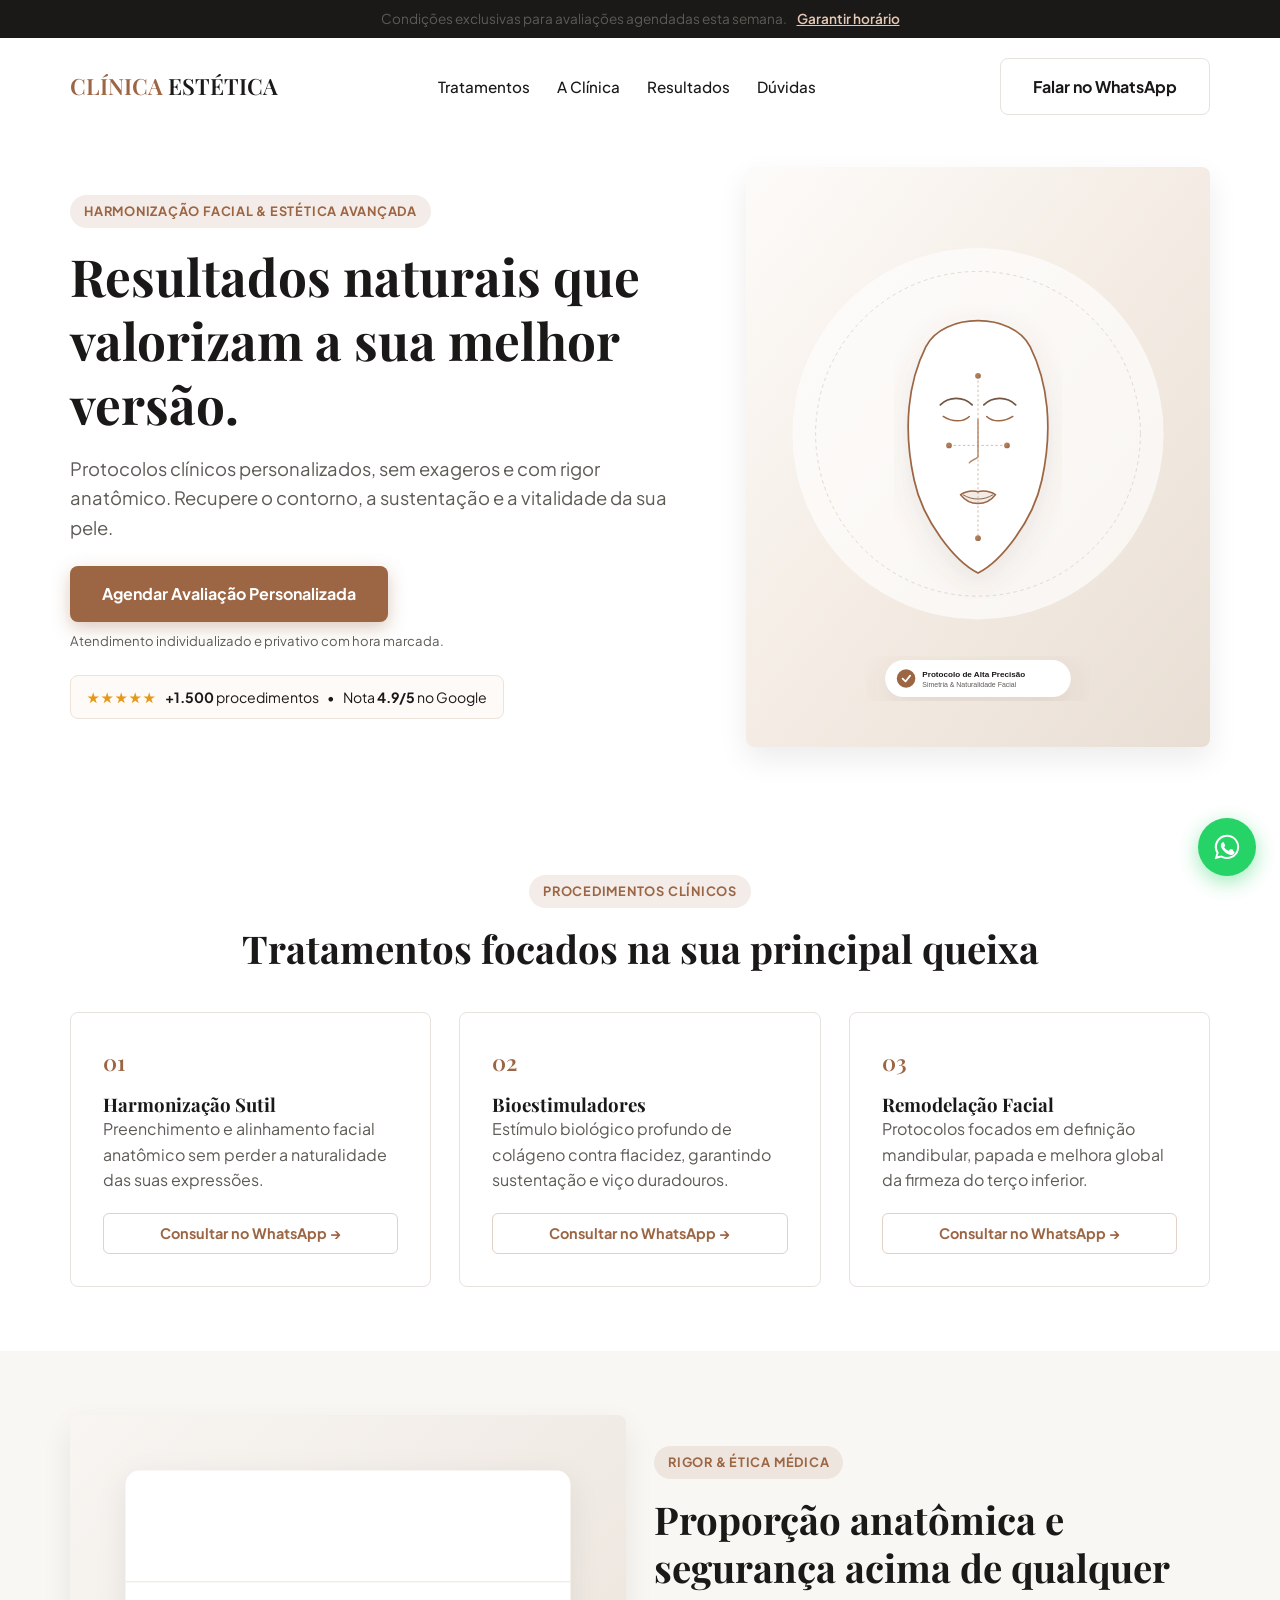
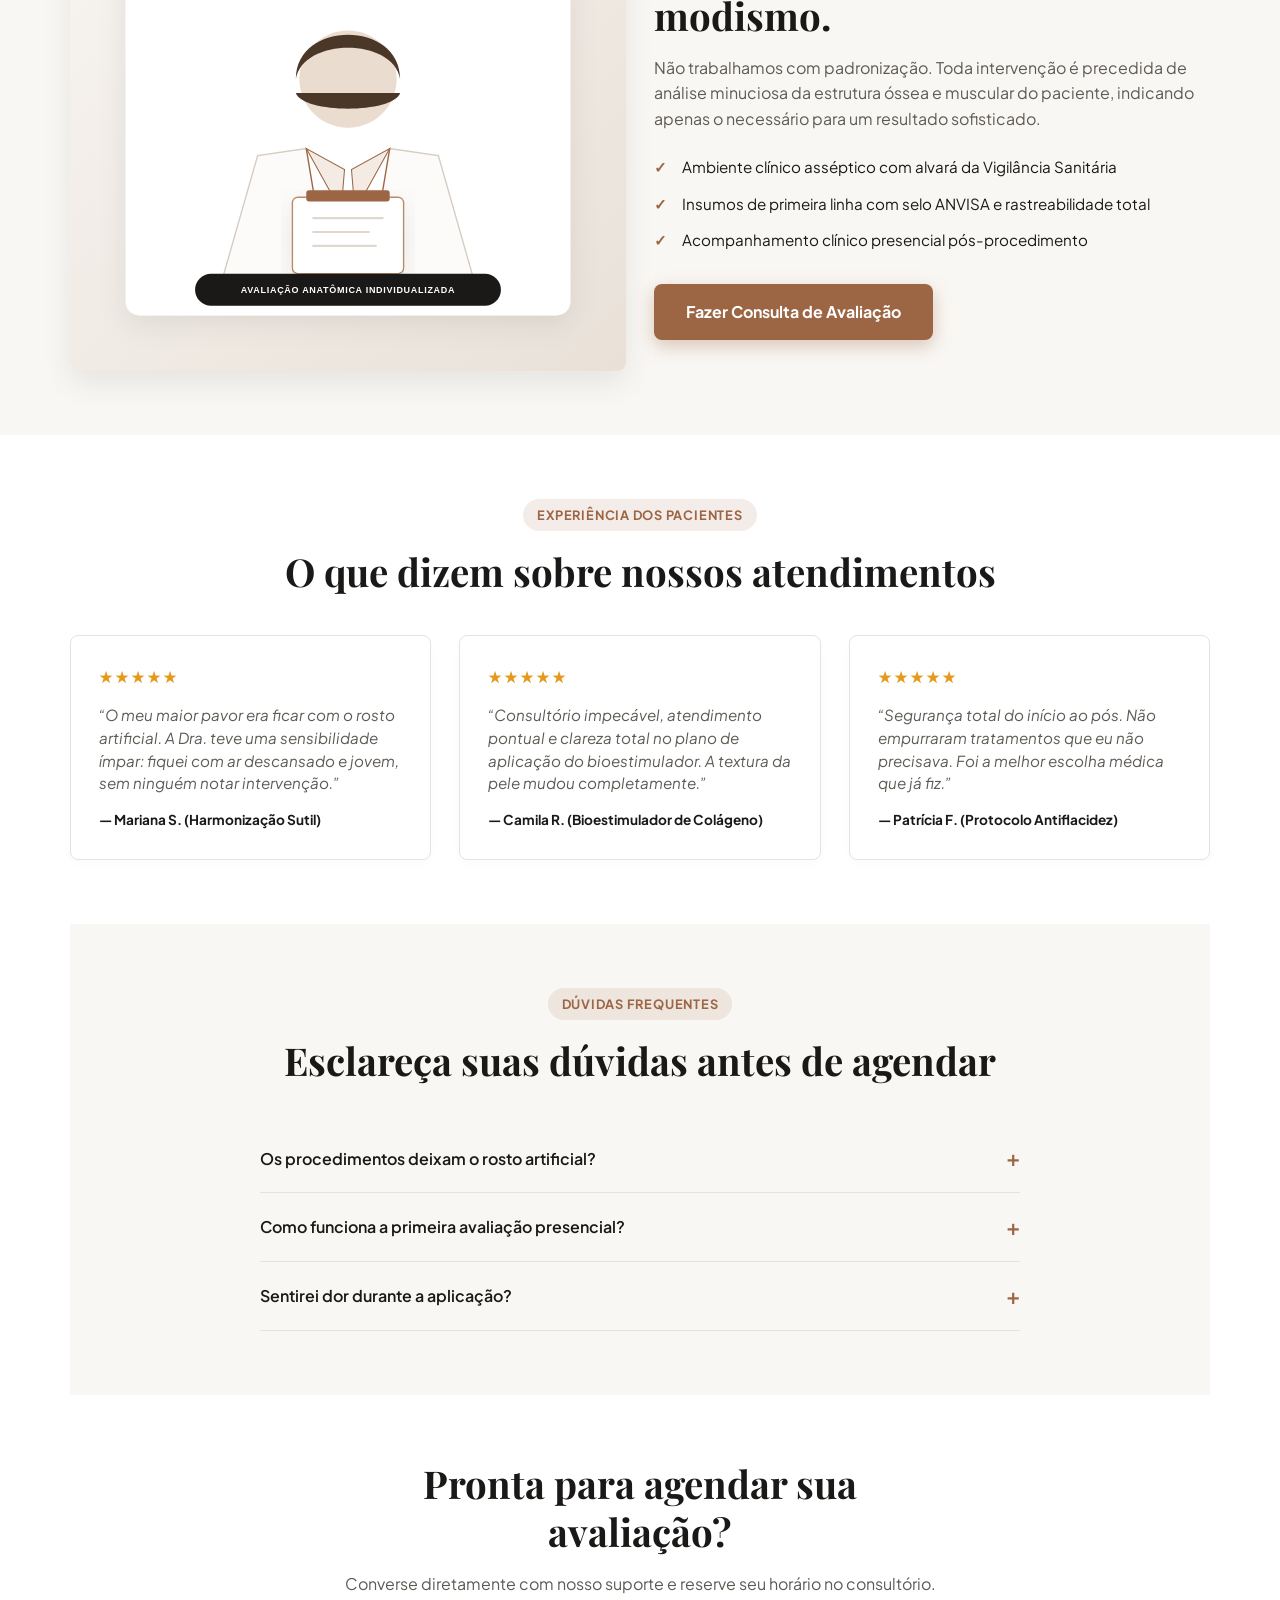
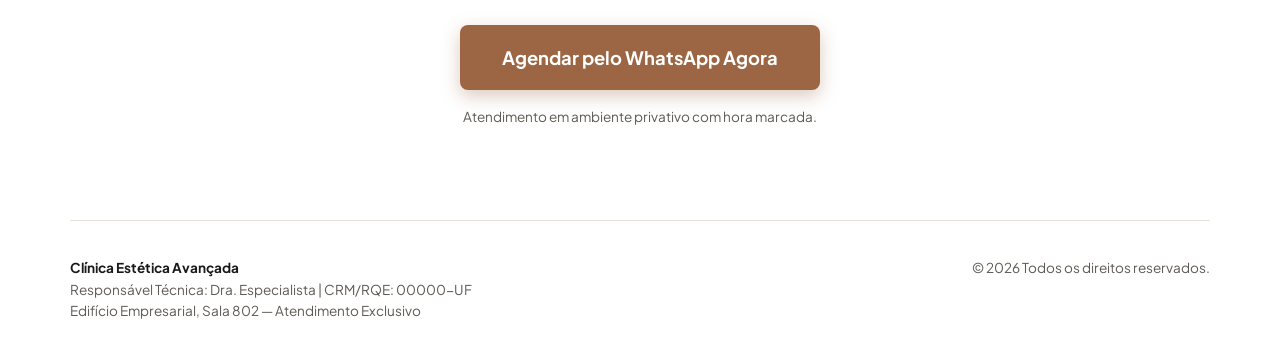
<file: lp-clinica-estetica/index.html>
<!DOCTYPE html>
<html lang="pt-BR">
<head>
  <meta charset="UTF-8">
  <meta name="viewport" content="width=device-width, initial-scale=1.0">
  <title>Clínica Estética Avançada | Realce sua Beleza Natural</title>
  <meta name="description" content="Tratamentos faciais e corporais personalizados com rigor médico e tecnologia avançada.">
  
  <link rel="preconnect" href="https://fonts.googleapis.com">
  <link rel="preconnect" href="https://fonts.gstatic.com" crossorigin>
  <link href="https://fonts.googleapis.com/css2?family=Playfair+Display:ital,wght@0,600;1,400&family=Plus+Jakarta+Sans:wght@400;500;600;700&display=swap" rel="stylesheet">
  
  <link rel="stylesheet" href="style.css">
</head>
<body>

  <aside class="topbar">
    <p>Condições exclusivas para avaliações agendadas esta semana. <a href="https://wa.me/5500000000000?text=Quero%20garantir%20minha%20vaga" target="_blank" rel="noopener">Garantir horário</a></p>
  </aside>

  <header class="header container">
    <div class="logo">
      <span class="logo-mark">CLÍNICA</span> ESTÉTICA
    </div>
    <nav class="nav-links">
      <a href="#tratamentos">Tratamentos</a>
      <a href="#diferenciais">A Clínica</a>
      <a href="#depoimentos">Resultados</a>
      <a href="#faq">Dúvidas</a>
    </nav>
    <a href="https://wa.me/5500000000000?text=Ol%C3%A1%2C%20gostaria%20de%20informa%C3%A7%C3%B5es" target="_blank" rel="noopener" class="btn btn-secondary nav-cta">Falar no WhatsApp</a>
  </header>

  <main>
    <!-- HERO -->
    <section class="hero container">
      <div class="hero-content">
        <span class="badge">Harmonização Facial & Estética Avançada</span>
        <h1>Resultados naturais que valorizam a sua melhor versão.</h1>
        <p class="hero-subtext">Protocolos clínicos personalizados, sem exageros e com rigor anatômico. Recupere o contorno, a sustentação e a vitalidade da sua pele.</p>
        
        <div class="hero-actions">
          <a href="https://wa.me/5500000000000?text=Ol%C3%A1%2C%20gostaria%20de%20agendar%20uma%20avalia%C3%A7%C3%A3o" target="_blank" rel="noopener" class="btn btn-primary">Agendar Avaliação Personalizada</a>
          <span class="micro-copy">Atendimento individualizado e privativo com hora marcada.</span>
        </div>

        <div class="social-proof-strip">
          <span class="stars">★★★★★</span>
          <span><strong>+1.500</strong> procedimentos</span>
          <span class="divider">•</span>
          <span>Nota <strong>4.9/5</strong> no Google</span>
        </div>
      </div>

      <div class="hero-image-wrapper">
        <img src="img/hero.svg" alt="Procedimento estético facial realizado em consultório" class="hero-img">
      </div>
    </section>

    <!-- TRATAMENTOS -->
    <section id="tratamentos" class="services container section-padding">
      <div class="section-title">
        <span class="badge">Procedimentos Clínicos</span>
        <h2>Tratamentos focados na sua principal queixa</h2>
      </div>

      <div class="grid grid-3">
        <article class="card">
          <div class="card-icon">01</div>
          <h3>Harmonização Sutil</h3>
          <p>Preenchimento e alinhamento facial anatômico sem perder a naturalidade das suas expressões.</p>
          <a href="https://wa.me/5500000000000?text=Quero%20saber%20sobre%20Harmonizacao" target="_blank" rel="noopener" class="card-action">Consultar no WhatsApp →</a>
        </article>

        <article class="card">
          <div class="card-icon">02</div>
          <h3>Bioestimuladores</h3>
          <p>Estímulo biológico profundo de colágeno contra flacidez, garantindo sustentação e viço duradouros.</p>
          <a href="https://wa.me/5500000000000?text=Quero%20saber%20sobre%20Bioestimuladores" target="_blank" rel="noopener" class="card-action">Consultar no WhatsApp →</a>
        </article>

        <article class="card">
          <div class="card-icon">03</div>
          <h3>Remodelação Facial</h3>
          <p>Protocolos focados em definição mandibular, papada e melhora global da firmeza do terço inferior.</p>
          <a href="https://wa.me/5500000000000?text=Quero%20saber%20sobre%20Remodelacao" target="_blank" rel="noopener" class="card-action">Consultar no WhatsApp →</a>
        </article>
      </div>
    </section>

    <!-- AUTORIDADE MÉDICA -->
    <section id="diferenciais" class="authority section-padding bg-alt">
      <div class="container grid grid-2 align-center">
        <div class="authority-img">
          <img src="img/doutora.svg" alt="Dra. Especialista em consultório clínico">
        </div>
        <div class="authority-text">
          <span class="badge">Rigor & Ética Médica</span>
          <h2>Proporção anatômica e segurança acima de qualquer modismo.</h2>
          <p>Não trabalhamos com padronização. Toda intervenção é precedida de análise minuciosa da estrutura óssea e muscular do paciente, indicando apenas o necessário para um resultado sofisticado.</p>
          
          <ul class="checklist">
            <li>Ambiente clínico asséptico com alvará da Vigilância Sanitária</li>
            <li>Insumos de primeira linha com selo ANVISA e rastreabilidade total</li>
            <li>Acompanhamento clínico presencial pós-procedimento</li>
          </ul>

          <a href="https://wa.me/5500000000000?text=Quero%20conhecer%20a%20clinica" target="_blank" rel="noopener" class="btn btn-primary">Fazer Consulta de Avaliação</a>
        </div>
      </div>
    </section>

    <!-- PROVA SOCIAL / DEPOIMENTOS -->
    <section id="depoimentos" class="testimonials container section-padding">
      <div class="section-title">
        <span class="badge">Experiência dos Pacientes</span>
        <h2>O que dizem sobre nossos atendimentos</h2>
      </div>

      <div class="grid grid-3">
        <div class="testimonial-card">
          <div class="stars">★★★★★</div>
          <p>“O meu maior pavor era ficar com o rosto artificial. A Dra. teve uma sensibilidade ímpar: fiquei com ar descansado e jovem, sem ninguém notar intervenção.”</p>
          <span class="client-name">— Mariana S. (Harmonização Sutil)</span>
        </div>

        <div class="testimonial-card">
          <div class="stars">★★★★★</div>
          <p>“Consultório impecável, atendimento pontual e clareza total no plano de aplicação do bioestimulador. A textura da pele mudou completamente.”</p>
          <span class="client-name">— Camila R. (Bioestimulador de Colágeno)</span>
        </div>

        <div class="testimonial-card">
          <div class="stars">★★★★★</div>
          <p>“Segurança total do início ao pós. Não empurraram tratamentos que eu não precisava. Foi a melhor escolha médica que já fiz.”</p>
          <span class="client-name">— Patrícia F. (Protocolo Antiflacidez)</span>
        </div>
      </div>
    </section>

    <!-- FAQ -->
    <section id="faq" class="faq container section-padding bg-alt">
      <div class="section-title">
        <span class="badge">Dúvidas Frequentes</span>
        <h2>Esclareça suas dúvidas antes de agendar</h2>
      </div>

      <div class="accordion">
        <details class="accordion-item">
          <summary>Os procedimentos deixam o rosto artificial?</summary>
          <div class="accordion-content">
            <p>Absolutamente não. Nossa conduta clínica prioriza a moderação e o respeito às proporções individuais. O objetivo é rejuvenescimento imperceptível.</p>
          </div>
        </details>

        <details class="accordion-item">
          <summary>Como funciona a primeira avaliação presencial?</summary>
          <div class="accordion-content">
            <p>Realizamos um mapeamento fotográfico e anamnese completa do seu histórico dérmico. Você receberá um diagnóstico objetivo com as reais necessidades da sua queixa.</p>
          </div>
        </details>

        <details class="accordion-item">
          <summary>Sentirei dor durante a aplicação?</summary>
          <div class="accordion-content">
            <p>Utilizamos anestésicos tópicos hospitalares e microcânulas de alta tecnologia, tornando a grande maioria dos procedimentos praticamente indolor.</p>
          </div>
        </details>
      </div>
    </section>

    <!-- CTA FINAL -->
    <section id="agendamento" class="cta-final section-padding text-center">
      <div class="container cta-box">
        <h2>Pronta para agendar sua avaliação?</h2>
        <p>Converse diretamente com nosso suporte e reserve seu horário no consultório.</p>
        
        <a href="https://wa.me/5500000000000?text=Ol%C3%A1%2C%20gostaria%20de%20agendar%20minha%20avaliacao" class="btn btn-primary btn-large" target="_blank" rel="noopener">
          Agendar pelo WhatsApp Agora
        </a>
        <p class="guarantee-note">Atendimento em ambiente privativo com hora marcada.</p>
      </div>
    </section>
  </main>

  <a href="https://wa.me/5500000000000?text=Ol%C3%A1%2C%20gostaria%20de%20tirar%20uma%20d%C3%BAvida" class="float-whatsapp" target="_blank" rel="noopener" aria-label="Falar no WhatsApp">
    <svg viewBox="0 0 32 32" width="28" height="28" fill="currentColor">
      <path d="M16 2a13.9 13.9 0 0 0-12 20.9L2 30l7.3-1.9A13.9 13.9 0 1 0 16 2zm0 25.5a11.5 11.5 0 0 1-5.9-1.6l-.4-.3-4.4 1.1 1.2-4.3-.3-.4A11.6 11.6 0 1 1 16 27.5zm6.4-8.6c-.3-.2-2-.1-2.4-.2s-.6-.2-.8.2-.9 1.1-1.1 1.3-.4.3-.7.1a9.2 9.2 0 0 1-2.7-1.7 10.2 10.2 0 0 1-1.9-2.3c-.2-.4 0-.6.2-.7l.5-.6.3-.5c.1-.2 0-.4 0-.5s-.8-2-1.1-2.7c-.3-.7-.6-.6-.8-.6h-.7a1.4 1.4 0 0 0-1 .5 4.3 4.3 0 0 0-1.3 3.2c0 1.9 1.4 3.7 1.6 3.9s2.7 4.1 6.5 5.8c.9.4 1.6.6 2.2.8 1 .3 1.8.2 2.5.1.8-.1 2.3-.9 2.6-1.8.3-.9.3-1.7.2-1.8s-.4-.2-.8-.4z"/>
    </svg>
  </a>

  <footer class="footer container">
    <div>
      <strong>Clínica Estética Avançada</strong>
      <p>Responsável Técnica: Dra. Especialista | CRM/RQE: 00000-UF</p>
      <p>Edifício Empresarial, Sala 802 — Atendimento Exclusivo</p>
    </div>
    <div>
      <p>&copy; 2026 Todos os direitos reservados.</p>
    </div>
  </footer>

  <script src="script.js"></script>
</body>
</html>
</file>
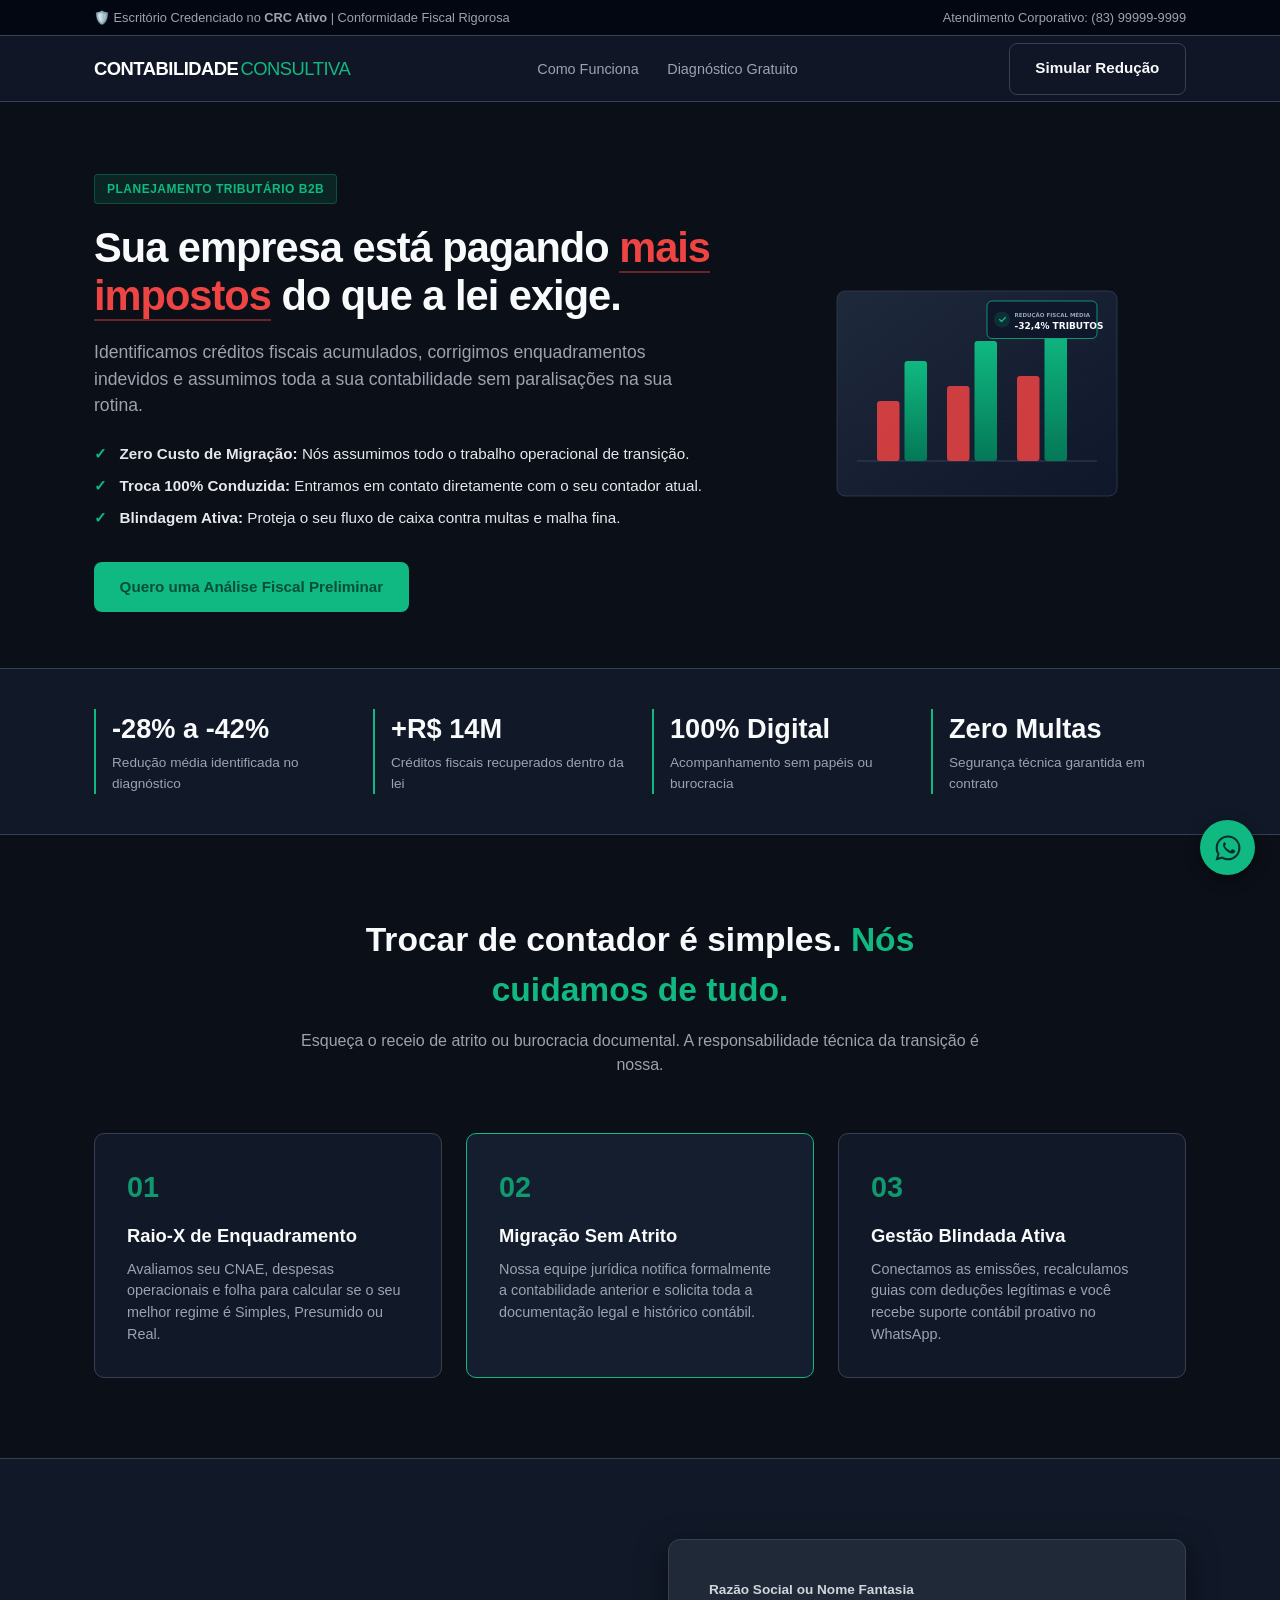
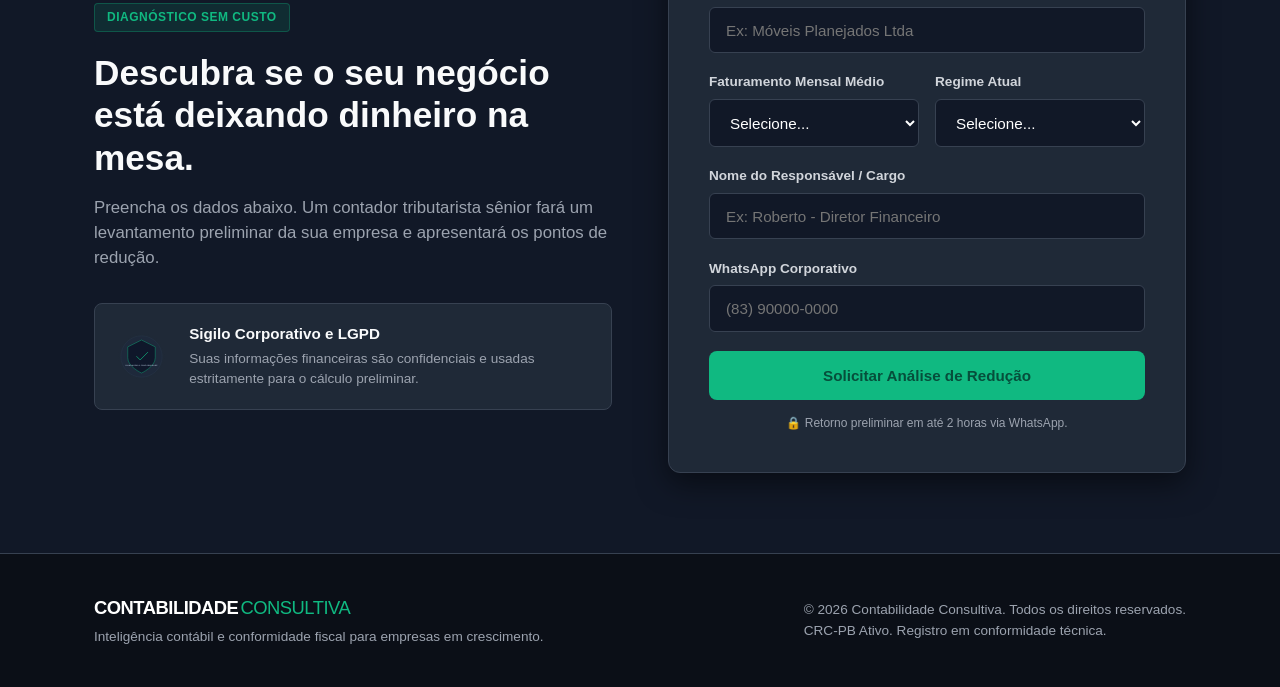
<file: lp-contabilidade/index.html>
<!DOCTYPE html>
<html lang="pt-BR">
<head>
  <meta charset="UTF-8">
  <meta name="viewport" content="width=device-width, initial-scale=1.0">
  <title>Auditoria e Gestão Tributária Estratégica | Redução Legal de Impostos</title>
  <link rel="stylesheet" href="style.css">
</head>
<body>

  <aside class="topbar">
    <div class="container topbar-content">
      <span>🛡️ Escritório Credenciado no <strong>CRC Ativo</strong> | Conformidade Fiscal Rigorosa</span>
      <span class="desktop-only">Atendimento Corporativo: (83) 99999-9999</span>
    </div>
  </aside>

  <header class="navbar">
    <div class="container nav-content">
      <a href="#" class="logo">CONTABILIDADE<span>CONSULTIVA</span></a>
      <nav class="nav-links">
        <a href="#transicao">Como Funciona</a>
        <a href="#simulador">Diagnóstico Gratuito</a>
      </nav>
      <a href="#simulador" class="btn btn-outline desktop-only">Simular Redução</a>
    </div>
  </header>

  <main>
    <section class="hero">
      <div class="container hero-grid">
        <div class="hero-text">
          <div class="badge">Planejamento Tributário B2B</div>
          <h1>Sua empresa está pagando <span>mais impostos</span> do que a lei exige.</h1>
          <p>Identificamos créditos fiscais acumulados, corrigimos enquadramentos indevidos e assumimos toda a sua contabilidade sem paralisações na sua rotina.</p>
          
          <ul class="hero-checkmarks">
            <li><strong>Zero Custo de Migração:</strong> Nós assumimos todo o trabalho operacional de transição.</li>
            <li><strong>Troca 100% Conduzida:</strong> Entramos em contato diretamente com o seu contador atual.</li>
            <li><strong>Blindagem Ativa:</strong> Proteja o seu fluxo de caixa contra multas e malha fina.</li>
          </ul>

          <div class="hero-actions">
            <a href="#simulador" class="btn btn-primary">Quero uma Análise Fiscal Preliminar</a>
          </div>
        </div>
        <div class="hero-media">
          <img src="img/hero.svg" alt="Gráfico de Otimização Tributária">
        </div>
      </div>
    </section>

    <section class="metrics">
      <div class="container metrics-grid">
        <div class="metric-card">
          <h3>-28% a -42%</h3>
          <p>Redução média identificada no diagnóstico</p>
        </div>
        <div class="metric-card">
          <h3>+R$ 14M</h3>
          <p>Créditos fiscais recuperados dentro da lei</p>
        </div>
        <div class="metric-card">
          <h3>100% Digital</h3>
          <p>Acompanhamento sem papéis ou burocracia</p>
        </div>
        <div class="metric-card">
          <h3>Zero Multas</h3>
          <p>Segurança técnica garantida em contrato</p>
        </div>
      </div>
    </section>

    <section id="transicao" class="section-transicao">
      <div class="container">
        <div class="section-header">
          <h2>Trocar de contador é simples. <span>Nós cuidamos de tudo.</span></h2>
          <p>Esqueça o receio de atrito ou burocracia documental. A responsabilidade técnica da transição é nossa.</p>
        </div>

        <div class="steps-grid">
          <div class="step-card">
            <div class="step-number">01</div>
            <h3>Raio-X de Enquadramento</h3>
            <p>Avaliamos seu CNAE, despesas operacionais e folha para calcular se o seu melhor regime é Simples, Presumido ou Real.</p>
          </div>
          <div class="step-card highlight">
            <div class="step-number">02</div>
            <h3>Migração Sem Atrito</h3>
            <p>Nossa equipe jurídica notifica formalmente a contabilidade anterior e solicita toda a documentação legal e histórico contábil.</p>
          </div>
          <div class="step-card">
            <div class="step-number">03</div>
            <h3>Gestão Blindada Ativa</h3>
            <p>Conectamos as emissões, recalculamos guias com deduções legítimas e você recebe suporte contábil proativo no WhatsApp.</p>
          </div>
        </div>
      </div>
    </section>

    <section id="simulador" class="section-form">
      <div class="container form-grid">
        <div class="form-info">
          <div class="badge">Diagnóstico Sem Custo</div>
          <h2>Descubra se o seu negócio está deixando dinheiro na mesa.</h2>
          <p>Preencha os dados abaixo. Um contador tributarista sênior fará um levantamento preliminar da sua empresa e apresentará os pontos de redução.</p>
          
          <div class="trust-box">
            <img src="img/consultor.svg" alt="Blindagem e Proteção" class="trust-img">
            <div>
              <strong>Sigilo Corporativo e LGPD</strong>
              <p>Suas informações financeiras são confidenciais e usadas estritamente para o cálculo preliminar.</p>
            </div>
          </div>
        </div>

        <div class="form-wrapper">
          <form id="leadForm" class="contact-form">
            <div class="form-group">
              <label for="empresa">Razão Social ou Nome Fantasia</label>
              <input type="text" id="empresa" required placeholder="Ex: Móveis Planejados Ltda">
            </div>

            <div class="form-row">
              <div class="form-group">
                <label for="faturamento">Faturamento Mensal Médio</label>
                <select id="faturamento" required>
                  <option value="">Selecione...</option>
                  <option value="ate-30k">Até R$ 30.000</option>
                  <option value="30k-100k">R$ 30.000 a R$ 100.000</option>
                  <option value="100k-300k">R$ 100.000 a R$ 300.000</option>
                  <option value="acima-300k">Acima de R$ 300.000</option>
                </select>
              </div>
              <div class="form-group">
                <label for="regime">Regime Atual</label>
                <select id="regime" required>
                  <option value="">Selecione...</option>
                  <option value="simples">Simples Nacional</option>
                  <option value="presumido">Lucro Presumido</option>
                  <option value="real">Lucro Real</option>
                  <option value="nao-sei">Não tenho certeza</option>
                </select>
              </div>
            </div>

            <div class="form-group">
              <label for="nome">Nome do Responsável / Cargo</label>
              <input type="text" id="nome" required placeholder="Ex: Roberto - Diretor Financeiro">
            </div>

            <div class="form-group">
              <label for="whatsapp">WhatsApp Corporativo</label>
              <input type="tel" id="whatsapp" required placeholder="(83) 90000-0000">
            </div>

            <button type="submit" class="btn btn-submit" id="submitBtn">Solicitar Análise de Redução</button>
            <span class="form-privacy">🔒 Retorno preliminar em até 2 horas via WhatsApp.</span>
          </form>
        </div>
      </div>
    </section>
  </main>

  <footer class="footer">
    <div class="container footer-content">
      <div class="footer-left">
        <p class="logo">CONTABILIDADE<span>CONSULTIVA</span></p>
        <p>Inteligência contábil e conformidade fiscal para empresas em crescimento.</p>
      </div>
      <div class="footer-right">
        <p>© 2026 Contabilidade Consultiva. Todos os direitos reservados.</p>
        <p>CRC-PB Ativo. Registro em conformidade técnica.</p>
      </div>
    </div>
  </footer>

  <a href="https://wa.me/5583999999999?text=Ol%C3%A1,%20gostaria%20de%20solicitar%20uma%20an%C3%A1lise%20tribut%C3%A1ria%20para%20minha%20empresa." class="floating-whatsapp" target="_blank" rel="noopener noreferrer" aria-label="Falar no WhatsApp">
    <svg viewBox="0 0 24 24" width="30" height="30" fill="#042f2e">
      <path d="M12.04 2C6.58 2 2.13 6.45 2.13 11.91C2.13 13.66 2.59 15.36 3.45 16.86L2.05 22L7.3 20.62C8.75 21.41 10.38 21.83 12.04 21.83C17.5 21.83 21.95 17.38 21.95 11.92C21.95 9.27 20.92 6.78 19.05 4.91C17.18 3.03 14.69 2 12.04 2M12.05 3.67C14.25 3.67 16.31 4.53 17.87 6.09C19.42 7.65 20.28 9.72 20.28 11.92C20.28 16.46 16.58 20.15 12.04 20.15C10.56 20.15 9.11 19.76 7.85 19L7.55 18.83L4.43 19.65L5.26 16.61L5.06 16.29C4.24 15 3.8 13.47 3.8 11.91C3.81 7.37 7.5 3.67 12.05 3.67M9.53 7.37C9.37 7.37 9.1 7.43 8.88 7.68C8.65 7.92 8.04 8.5 8.04 9.68C8.04 10.86 8.9 12 9.02 12.16C9.14 12.33 10.7 14.73 13.1 15.77C15.1 16.63 15.5 16.46 15.95 16.42C16.4 16.37 17.38 15.83 17.58 15.26C17.79 14.7 17.79 14.21 17.73 14.11C17.66 14.01 17.5 13.95 17.25 13.82C17 13.7 15.79 13.11 15.56 13.03C15.34 12.94 15.18 12.9 15.02 13.15C14.86 13.39 14.4 13.95 14.26 14.11C14.12 14.27 13.98 14.29 13.73 14.17C13.49 14.05 12.47 13.71 11.27 12.64C10.33 11.8 9.7 10.77 9.54 10.5C9.37 10.23 9.52 10.09 9.65 9.96C9.76 9.85 9.9 9.66 10.03 9.5C10.15 9.35 10.2 9.23 10.28 9.07C10.36 8.9 10.32 8.76 10.26 8.64C10.2 8.51 9.73 7.37 9.53 7.37Z"/>
    </svg>
  </a>

  <script src="script.js"></script>
</body>
</html>
</file>
<file: lp-clinica-estetica/style.css>
:root {
  --primary: #9c6644;
  --primary-hover: #7f5234;
  --secondary: #1a1918;
  --bg: #ffffff;
  --bg-alt: #f9f7f4;
  --text-muted: #5e5a55;
  --border: #e8e2dc;
  --radius: 8px;
  --font-sans: 'Plus Jakarta Sans', sans-serif;
  --font-serif: 'Playfair Display', serif;
}

* {
  margin: 0;
  padding: 0;
  box-sizing: border-box;
}

html {
  scroll-behavior: smooth;
}

body {
  font-family: var(--font-sans);
  background-color: var(--bg);
  color: var(--secondary);
  line-height: 1.6;
}

img {
  max-width: 100%;
  height: auto;
  display: block;
}

.container {
  width: 90%;
  max-width: 1140px;
  margin: 0 auto;
}

.section-padding {
  padding: 64px 0;
}

.bg-alt {
  background-color: var(--bg-alt);
}

.text-center {
  text-align: center;
}

h1, h2, h3 {
  font-family: var(--font-serif);
  color: var(--secondary);
  line-height: 1.25;
}

h1 {
  font-size: clamp(2.1rem, 4vw, 3.2rem);
  margin-bottom: 18px;
}

h2 {
  font-size: clamp(1.8rem, 3vw, 2.4rem);
  margin-bottom: 16px;
}

p {
  color: var(--text-muted);
}

.badge {
  display: inline-block;
  background-color: rgba(156, 102, 68, 0.12);
  color: var(--primary);
  font-size: 0.8rem;
  font-weight: 700;
  text-transform: uppercase;
  letter-spacing: 0.06em;
  padding: 6px 14px;
  border-radius: 50px;
  margin-bottom: 16px;
}

/* BOTÕES DE AÇÃO */
.btn {
  display: inline-block;
  font-weight: 700;
  text-decoration: none;
  padding: 15px 32px;
  border-radius: var(--radius);
  transition: transform 0.2s ease, box-shadow 0.2s ease, background-color 0.2s ease;
  cursor: pointer;
  text-align: center;
}

.btn-primary {
  background-color: var(--primary);
  color: #ffffff;
  box-shadow: 0 6px 18px rgba(156, 102, 68, 0.35);
}

.btn-primary:hover {
  background-color: var(--primary-hover);
  transform: translateY(-2px);
  box-shadow: 0 8px 24px rgba(156, 102, 68, 0.45);
}

.btn-secondary {
  background-color: transparent;
  color: var(--secondary);
  border: 1.5px solid var(--border);
}

.btn-secondary:hover {
  background-color: var(--secondary);
  color: #fff;
}

.btn-large {
  font-size: 1.15rem;
  padding: 18px 42px;
}

/* TOPBAR & HEADER */
.topbar {
  background-color: var(--secondary);
  color: #fff;
  font-size: 0.85rem;
  text-align: center;
  padding: 8px 16px;
}

.topbar a {
  color: #e6c8b3;
  margin-left: 8px;
  font-weight: 600;
}

.header {
  display: flex;
  align-items: center;
  justify-content: space-between;
  padding: 20px 0;
}

.logo {
  font-family: var(--font-serif);
  font-size: 1.4rem;
  font-weight: 600;
}

.logo-mark {
  color: var(--primary);
}

.nav-links a {
  text-decoration: none;
  color: var(--secondary);
  margin-right: 24px;
  font-size: 0.95rem;
  font-weight: 500;
}

/* GRID */
.grid {
  display: grid;
  gap: 28px;
}

.grid-2 {
  grid-template-columns: 1fr 1fr;
}

.grid-3 {
  grid-template-columns: repeat(auto-fit, minmax(280px, 1fr));
}

.align-center {
  align-items: center;
}

/* HERO */
.hero {
  display: grid;
  grid-template-columns: 1.15fr 0.85fr;
  gap: 48px;
  align-items: center;
  padding: 32px 0 64px;
}

.hero-subtext {
  font-size: 1.15rem;
  margin-bottom: 24px;
}

.hero-actions {
  display: flex;
  flex-direction: column;
  align-items: flex-start;
  gap: 8px;
  margin-bottom: 24px;
}

.micro-copy {
  font-size: 0.82rem;
  color: var(--text-muted);
}

.social-proof-strip {
  display: inline-flex;
  align-items: center;
  flex-wrap: wrap;
  gap: 8px;
  background: #fdfaf7;
  border: 1px solid #ede3d8;
  padding: 10px 16px;
  border-radius: var(--radius);
  font-size: 0.88rem;
  color: var(--secondary);
}

.stars {
  color: #e59819;
  letter-spacing: 2px;
}

.hero-img {
  border-radius: var(--radius);
  width: 100%;
  aspect-ratio: 4/5;
  object-fit: cover;
  box-shadow: 0 12px 30px rgba(0,0,0,0.08);
}

.section-title {
  text-align: center;
  margin-bottom: 40px;
}

/* CARDS DE TRATAMENTOS */
.card {
  background: #fff;
  border: 1px solid var(--border);
  border-radius: var(--radius);
  padding: 32px;
  display: flex;
  flex-direction: column;
  transition: transform 0.2s ease, box-shadow 0.2s ease;
}

.card:hover {
  transform: translateY(-4px);
  box-shadow: 0 10px 24px rgba(0,0,0,0.05);
}

.card-icon {
  font-family: var(--font-serif);
  font-size: 1.4rem;
  color: var(--primary);
  margin-bottom: 12px;
  font-weight: 600;
}

.card p {
  flex-grow: 1;
  margin-bottom: 20px;
}

/* Botão interativo dentro do card */
.card-action {
  display: inline-block;
  color: var(--primary);
  font-weight: 700;
  text-decoration: none;
  font-size: 0.9rem;
  border: 1px solid rgba(156, 102, 68, 0.3);
  padding: 8px 14px;
  border-radius: 6px;
  text-align: center;
  transition: all 0.2s ease;
}

.card-action:hover {
  background-color: var(--primary);
  color: #fff;
}

/* AUTORIDADE */
.authority-img img {
  border-radius: var(--radius);
  width: 100%;
  aspect-ratio: 4/4;
  object-fit: cover;
  box-shadow: 0 12px 30px rgba(0,0,0,0.08);
}

.checklist {
  list-style: none;
  margin: 24px 0 32px;
}

.checklist li {
  position: relative;
  padding-left: 28px;
  margin-bottom: 12px;
  font-size: 0.95rem;
  color: var(--secondary);
}

.checklist li::before {
  content: "✓";
  position: absolute;
  left: 0;
  color: var(--primary);
  font-weight: bold;
}

/* SEÇÃO DE DEPOIMENTOS */
.testimonial-card {
  background: #ffffff;
  border: 1px solid var(--border);
  border-radius: var(--radius);
  padding: 28px;
  box-shadow: 0 4px 12px rgba(0,0,0,0.02);
}

.testimonial-card p {
  font-style: italic;
  margin: 14px 0;
  font-size: 0.95rem;
  line-height: 1.5;
}

.client-name {
  display: block;
  font-size: 0.85rem;
  font-weight: 700;
  color: var(--secondary);
}

/* ACCORDION (FAQ) */
.accordion {
  max-width: 760px;
  margin: 0 auto;
}

.accordion-item {
  border-bottom: 1px solid var(--border);
  padding: 16px 0;
}

.accordion-item summary {
  font-weight: 600;
  cursor: pointer;
  list-style: none;
  display: flex;
  justify-content: space-between;
  align-items: center;
}

.accordion-item summary::after {
  content: "+";
  font-size: 1.4rem;
  color: var(--primary);
}

.accordion-item[open] summary::after {
  content: "−";
}

.accordion-content {
  padding-top: 12px;
}

/* CTA BOX */
.cta-box {
  max-width: 620px;
  margin: 0 auto;
}

.cta-box p {
  margin: 16px 0 28px;
}

.guarantee-note {
  font-size: 0.85rem;
  margin-top: 12px;
}

/* WHATSAPP FLUTUANTE */
.float-whatsapp {
  position: fixed;
  bottom: 24px;
  right: 24px;
  background-color: #25d366;
  color: #ffffff;
  width: 58px;
  height: 58px;
  border-radius: 50%;
  display: flex;
  align-items: center;
  justify-content: center;
  box-shadow: 0 6px 20px rgba(37, 211, 102, 0.45);
  z-index: 999;
  transition: transform 0.2s ease, box-shadow 0.2s ease;
}

.float-whatsapp:hover {
  transform: scale(1.08);
  box-shadow: 0 8px 25px rgba(37, 211, 102, 0.6);
}

/* FOOTER */
.footer {
  padding: 36px 0;
  border-top: 1px solid var(--border);
  font-size: 0.85rem;
  display: flex;
  justify-content: space-between;
  flex-wrap: wrap;
  gap: 20px;
}

@media (max-width: 820px) {
  .hero, .grid-2 {
    grid-template-columns: 1fr;
  }
  .nav-links, .nav-cta {
    display: none;
  }
  .float-whatsapp {
    bottom: 16px;
    right: 16px;
    width: 52px;
    height: 52px;
  }
}
</file>
<file: lp-contabilidade/style.css>
:root {
  --bg: #0b0f17;
  --surface: #111827;
  --surface-card: #1f2937;
  --border: #374151;
  --primary: #10b981;
  --primary-hover: #059669;
  --danger: #ef4444;
  --text: #f9fafb;
  --text-muted: #9ca3af;
}

* {
  margin: 0;
  padding: 0;
  box-sizing: border-box;
}

body {
  background-color: var(--bg);
  color: var(--text);
  font-family: -apple-system, BlinkMacSystemFont, "Segoe UI", Roboto, Oxygen, Ubuntu, Cantarell, sans-serif;
  line-height: 1.5;
  -webkit-font-smoothing: antialiased;
}

.container {
  max-width: 1140px;
  margin: 0 auto;
  padding: 0 1.5rem;
}

/* Header & Barra Superior */
.topbar {
  background: #030712;
  border-bottom: 1px solid var(--border);
  padding: 0.5rem 0;
  font-size: 0.8rem;
  color: var(--text-muted);
}
.topbar-content {
  display: flex;
  justify-content: space-between;
  align-items: center;
}
.navbar {
  background: rgba(17, 24, 39, 0.95);
  backdrop-filter: blur(8px);
  border-bottom: 1px solid var(--border);
  position: sticky;
  top: 0;
  z-index: 50;
}
.nav-content {
  display: flex;
  justify-content: space-between;
  align-items: center;
  height: 65px;
}
.logo {
  font-size: 1.15rem;
  font-weight: 800;
  color: #fff;
  text-decoration: none;
  letter-spacing: -0.5px;
}
.logo span {
  color: var(--primary);
  font-weight: 400;
  margin-left: 2px;
}
.nav-links a {
  color: var(--text-muted);
  text-decoration: none;
  font-size: 0.9rem;
  margin-right: 1.5rem;
}
.nav-links a:hover {
  color: #fff;
}

/* Botoes */
.btn {
  display: inline-flex;
  align-items: center;
  justify-content: center;
  font-weight: 700;
  font-size: 0.95rem;
  padding: 0.85rem 1.6rem;
  border-radius: 8px;
  text-decoration: none;
  cursor: pointer;
  border: none;
  transition: background-color 0.2s;
}
.btn-primary {
  background: var(--primary);
  color: #064e3b;
}
.btn-primary:hover {
  background: var(--primary-hover);
  color: #fff;
}
.btn-outline {
  border: 1px solid var(--border);
  color: var(--text);
  background: transparent;
}
.btn-outline:hover {
  border-color: var(--primary);
  color: var(--primary);
}
.btn-submit {
  width: 100%;
  background: var(--primary);
  color: #064e3b;
  padding: 1rem;
}
.btn-submit:hover {
  background: var(--primary-hover);
  color: #fff;
}

/* Badge */
.badge {
  display: inline-block;
  padding: 0.3rem 0.75rem;
  background: rgba(16, 185, 129, 0.12);
  border: 1px solid rgba(16, 185, 129, 0.3);
  color: var(--primary);
  font-size: 0.75rem;
  font-weight: 700;
  border-radius: 4px;
  text-transform: uppercase;
  letter-spacing: 0.5px;
  margin-bottom: 1.25rem;
}

/* Hero */
.hero {
  padding: 4.5rem 0 3.5rem;
}
.hero-grid {
  display: grid;
  grid-template-columns: 1.2fr 0.8fr;
  gap: 3rem;
  align-items: center;
}
.hero-text h1 {
  font-size: 2.6rem;
  font-weight: 800;
  line-height: 1.15;
  letter-spacing: -1px;
  margin-bottom: 1.25rem;
}
.hero-text h1 span {
  color: var(--danger);
  border-bottom: 2px solid rgba(239, 68, 68, 0.4);
}
.hero-text p {
  color: var(--text-muted);
  font-size: 1.1rem;
  margin-bottom: 1.5rem;
}
.hero-checkmarks {
  list-style: none;
  margin-bottom: 2rem;
}
.hero-checkmarks li {
  position: relative;
  padding-left: 1.6rem;
  margin-bottom: 0.6rem;
  font-size: 0.95rem;
  color: #e5e7eb;
}
.hero-checkmarks li::before {
  content: "✓";
  position: absolute;
  left: 0;
  color: var(--primary);
  font-weight: 900;
}
.hero-media {
  max-width: 440px;
  margin: 0 auto;
}
.hero-media img {
  width: 100%;
  height: auto;
  display: block;
}

/* Faixa de Métricas */
.metrics {
  background: var(--surface);
  border-top: 1px solid var(--border);
  border-bottom: 1px solid var(--border);
  padding: 2.5rem 0;
}
.metrics-grid {
  display: grid;
  grid-template-columns: repeat(4, 1fr);
  gap: 1.5rem;
}
.metric-card {
  border-left: 2px solid var(--primary);
  padding-left: 1rem;
}
.metric-card h3 {
  font-size: 1.7rem;
  font-weight: 800;
  color: var(--text);
  margin-bottom: 0.2rem;
}
.metric-card p {
  font-size: 0.85rem;
  color: var(--text-muted);
}

/* Transição de Contador */
.section-transicao {
  padding: 5rem 0;
}
.section-header {
  text-align: center;
  max-width: 680px;
  margin: 0 auto 3.5rem;
}
.section-header h2 {
  font-size: 2.1rem;
  font-weight: 800;
  margin-bottom: 0.8rem;
}
.section-header h2 span {
  color: var(--primary);
}
.section-header p {
  color: var(--text-muted);
}
.steps-grid {
  display: grid;
  grid-template-columns: repeat(3, 1fr);
  gap: 1.5rem;
}
.step-card {
  background: var(--surface);
  border: 1px solid var(--border);
  padding: 2rem;
  border-radius: 10px;
}
.step-card.highlight {
  border-color: var(--primary);
  background: #151e2e;
}
.step-number {
  font-size: 1.8rem;
  font-weight: 800;
  color: var(--primary);
  opacity: 0.8;
  margin-bottom: 0.8rem;
}
.step-card h3 {
  font-size: 1.15rem;
  font-weight: 700;
  margin-bottom: 0.6rem;
}
.step-card p {
  font-size: 0.9rem;
  color: var(--text-muted);
}

/* Seção de Conversão / Formulário */
.section-form {
  background: var(--surface);
  border-top: 1px solid var(--border);
  padding: 5rem 0;
}
.form-grid {
  display: grid;
  grid-template-columns: 1fr 1fr;
  gap: 3.5rem;
  align-items: center;
}
.form-info h2 {
  font-size: 2.2rem;
  font-weight: 800;
  line-height: 1.2;
  margin-bottom: 1rem;
}
.form-info p {
  color: var(--text-muted);
  font-size: 1.05rem;
  margin-bottom: 2rem;
}
.trust-box {
  display: flex;
  align-items: center;
  gap: 1.25rem;
  background: var(--surface-card);
  padding: 1.2rem;
  border-radius: 8px;
  border: 1px solid var(--border);
}
.trust-img {
  width: 55px;
  height: 55px;
  flex-shrink: 0;
}
.trust-box strong {
  display: block;
  font-size: 0.95rem;
  margin-bottom: 0.2rem;
}
.trust-box p {
  font-size: 0.85rem;
  color: var(--text-muted);
  margin-bottom: 0;
}
.form-wrapper {
  background: var(--surface-card);
  border: 1px solid var(--border);
  padding: 2.5rem;
  border-radius: 12px;
  box-shadow: 0 10px 30px rgba(0,0,0,0.5);
}
.form-group {
  margin-bottom: 1.2rem;
}
.form-row {
  display: grid;
  grid-template-columns: 1fr 1fr;
  gap: 1rem;
}
.contact-form label {
  display: block;
  font-size: 0.85rem;
  font-weight: 600;
  color: #d1d5db;
  margin-bottom: 0.4rem;
}
.contact-form input,
.contact-form select {
  width: 100%;
  padding: 0.85rem 1rem;
  background: var(--surface);
  border: 1px solid var(--border);
  border-radius: 6px;
  color: #fff;
  font-size: 0.95rem;
  font-family: inherit;
  outline: none;
}
.contact-form input:focus,
.contact-form select:focus {
  border-color: var(--primary);
}
.form-privacy {
  display: block;
  text-align: center;
  font-size: 0.75rem;
  color: var(--text-muted);
  margin-top: 0.9rem;
}

/* Footer */
.footer {
  border-top: 1px solid var(--border);
  padding: 2.5rem 0;
  font-size: 0.85rem;
  color: var(--text-muted);
}
.footer-content {
  display: flex;
  justify-content: space-between;
  align-items: center;
}
.footer-left p:first-child {
  margin-bottom: 0.3rem;
}

/* WhatsApp Flutuante */
.floating-whatsapp {
  position: fixed;
  bottom: 25px;
  right: 25px;
  background: #10b981;
  width: 55px;
  height: 55px;
  border-radius: 50%;
  display: flex;
  align-items: center;
  justify-content: center;
  box-shadow: 0 4px 15px rgba(0,0,0,0.4);
  z-index: 99;
  text-decoration: none;
}
.floating-whatsapp:hover {
  transform: scale(1.06);
}

/* Responsividade */
@media (max-width: 900px) {
  .hero-grid,
  .form-grid {
    grid-template-columns: 1fr;
    gap: 2.5rem;
  }
  .metrics-grid {
    grid-template-columns: 1fr 1fr;
    gap: 1.5rem;
  }
  .steps-grid {
    grid-template-columns: 1fr;
  }
  .desktop-only {
    display: none;
  }
}
@media (max-width: 580px) {
  .form-row {
    grid-template-columns: 1fr;
  }
  .metrics-grid {
    grid-template-columns: 1fr;
  }
  .footer-content {
    flex-direction: column;
    text-align: center;
    gap: 1rem;
  }
}
</file>
